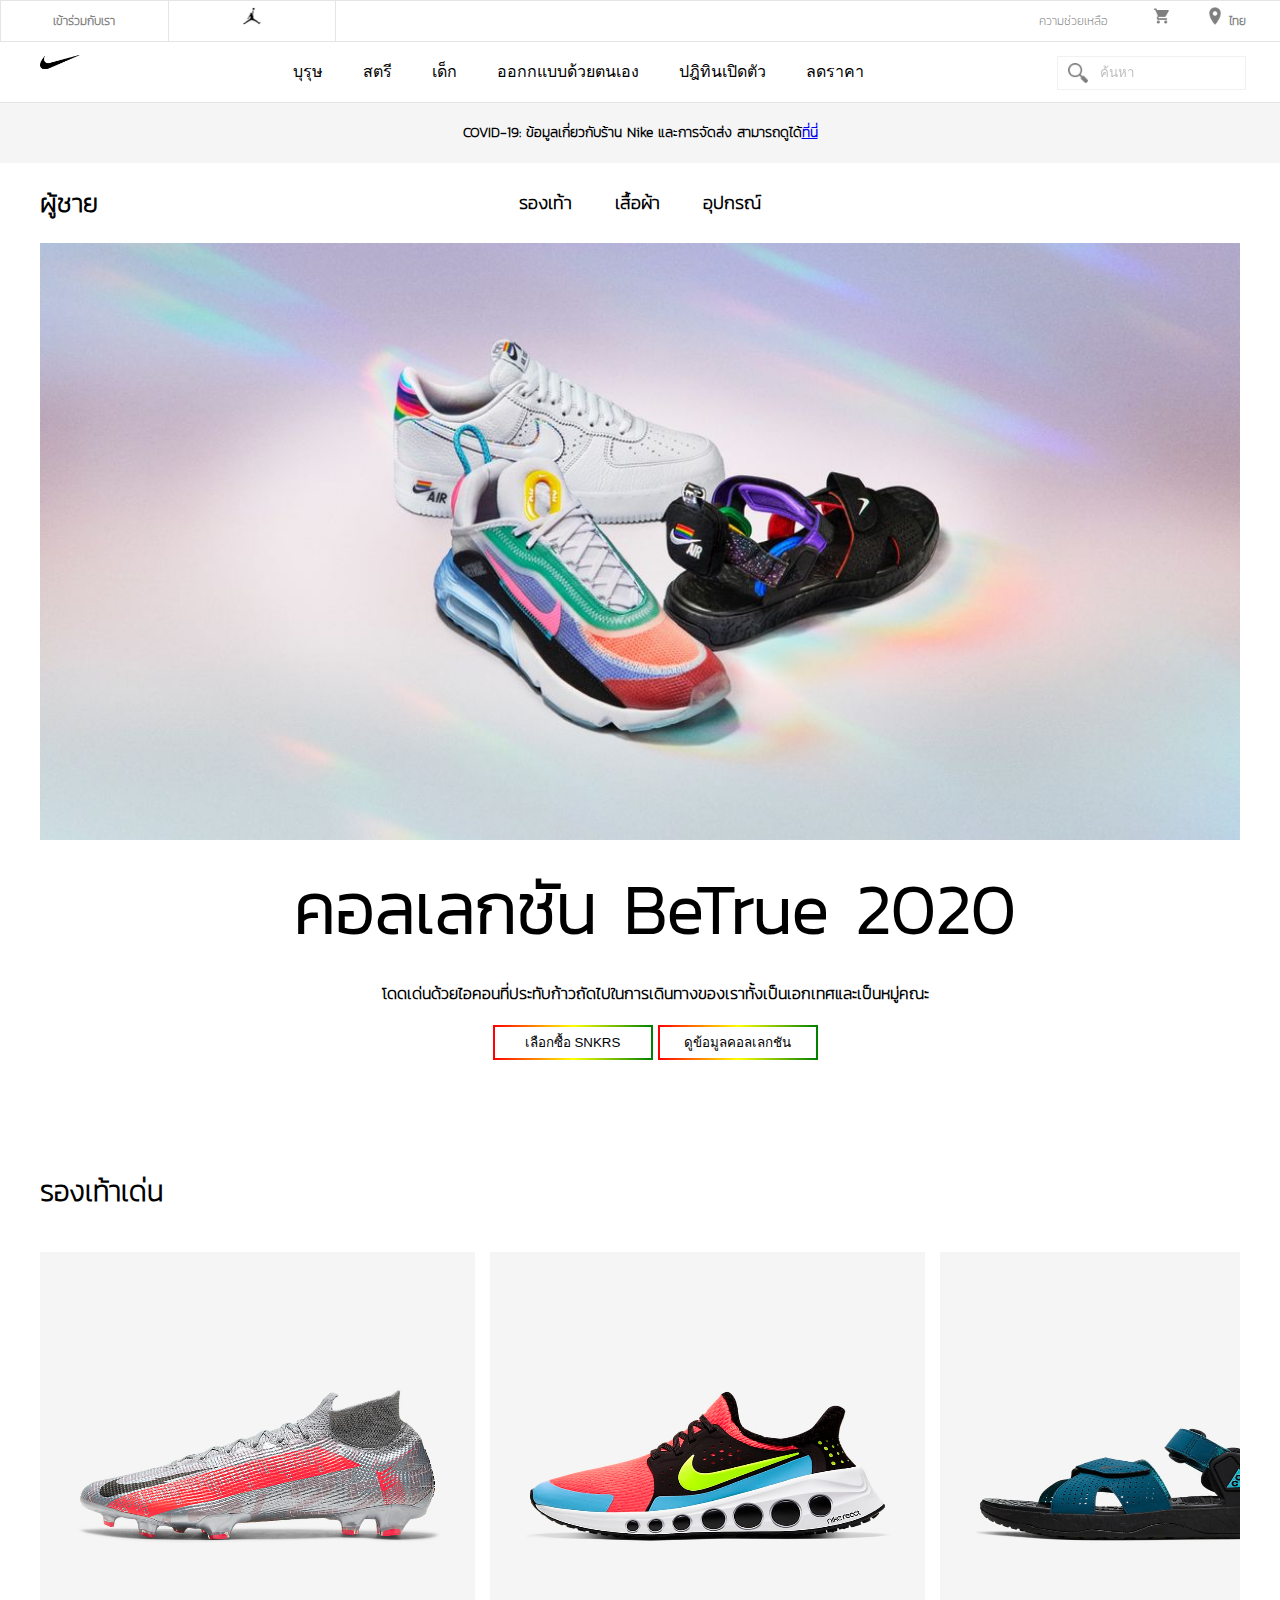
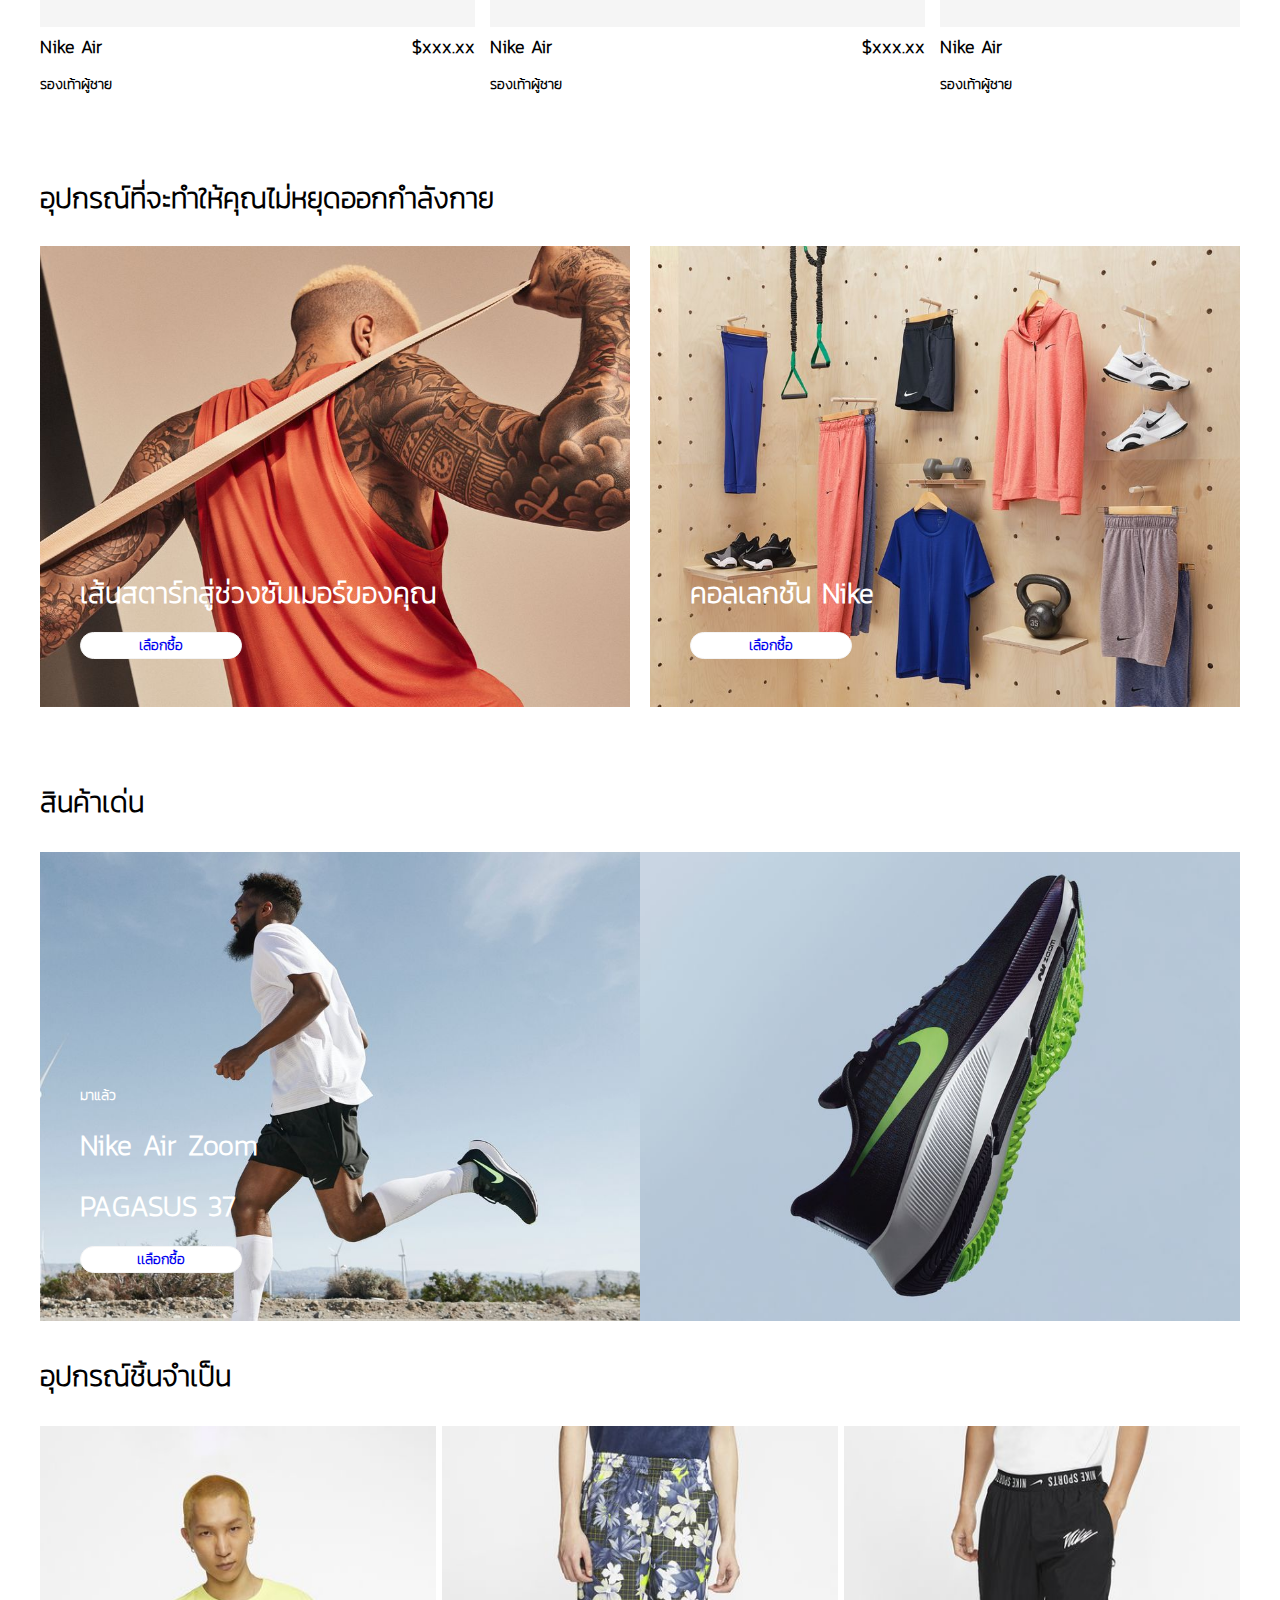
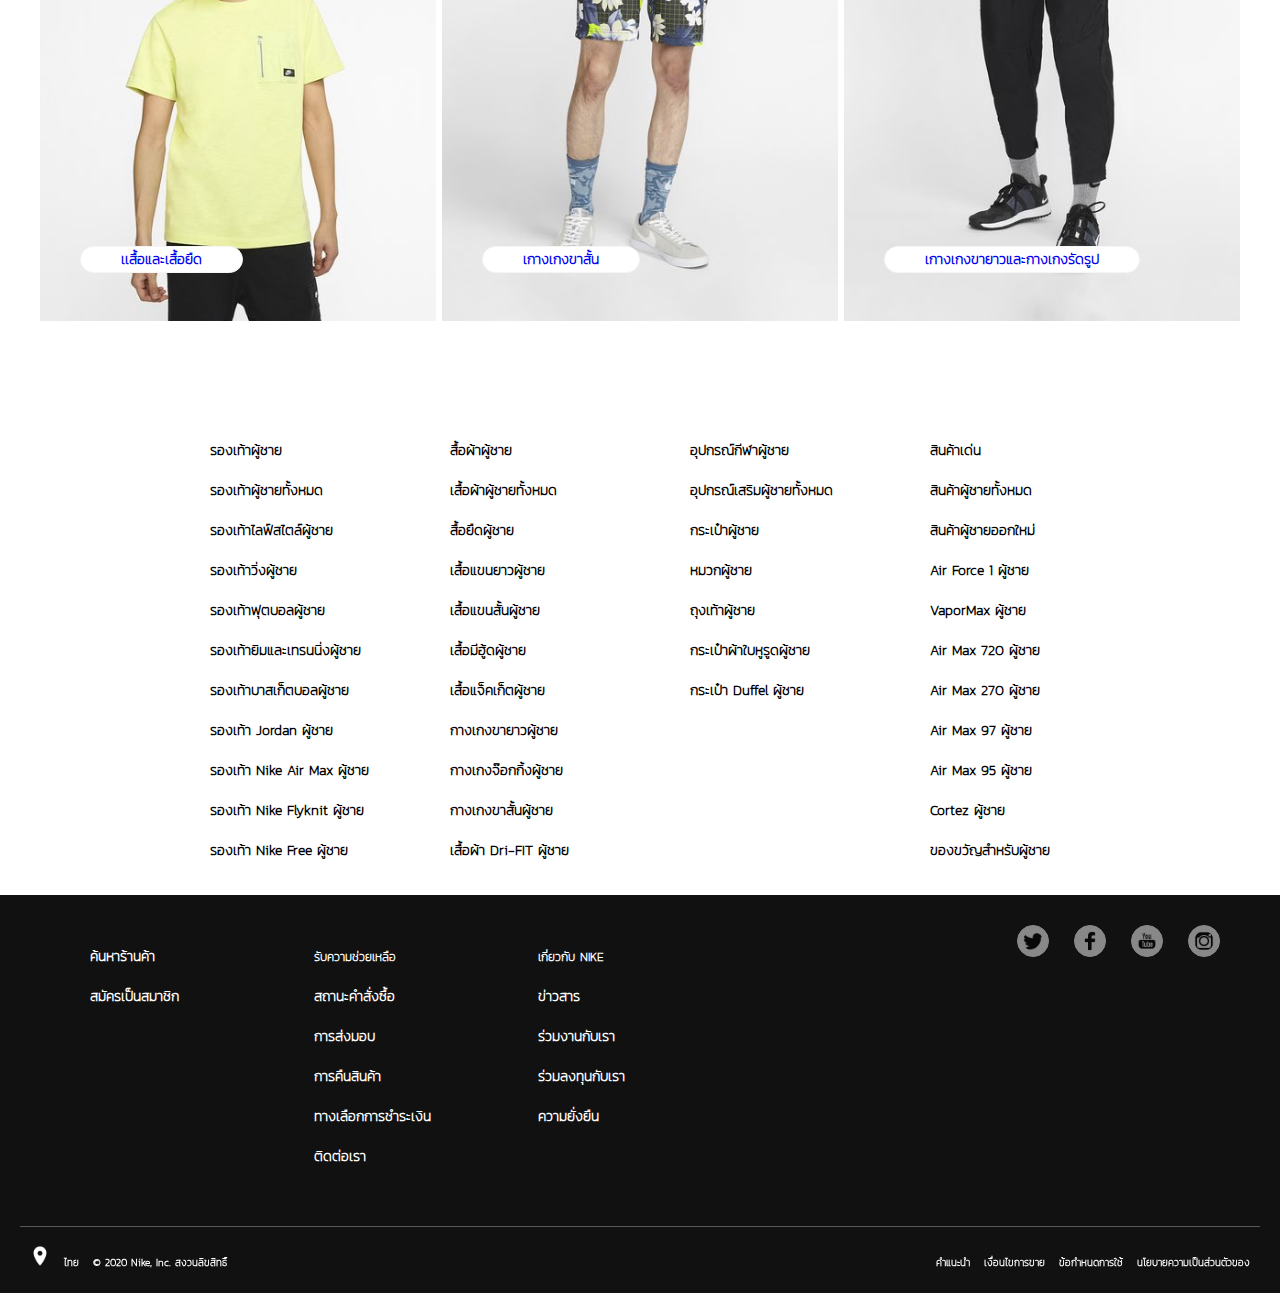
<file: nike/index.html>
<!DOCTYPE html>
<html lang="en">
<head>
  <meta charset="UTF-8">
  <meta name="viewport" content="width=device-width, initial-scale=1.0">
  <title>Nike</title>
  <link rel="stylesheet" href="style.css" type="text/css">
</head>
<body>
  
  <nav class="nav1">
    <div class="bar1-1">
      <a href="#" class="bar1-1-link">เข้าร่วมกับเรา</a>
    </div>
    <div class="bar1-1"><a href="#"><img src="photo/logo-01.png" width="18px" height="18px"></a></div>
    <div class="bar1-2">
       <div class="wrap-drop">
        <button class="btn-drop">ความช่วยเหลือ</button>
          <div class="list-down">
            <a href="#">สถานะคำสั่งซื้อ</a>
            <a href="#">การจัดส่งสินค้า</a>
            <a href="#">การคืนสินค้า</a>
            <a href="#">ติดต่อเรา</a>
            <a href="#">นโยบายความเป็นส่วนตัว</a>
            <a href="#">เงื่อนไขการขาย</a>
            <a href="#">ข้อกำหนดการใช้งาน</a>
            <a href="#">ดูทั้งหมด</a>
          </div> 
       </div>
       <a href="#"><img class="icon-head" src="photo/icons8-shopping-cart-48.png"  width="18px" height="18px"></a>
       <a href="#"><img class="icon-head" src="photo/icons8-marker-50.png" width="18px" height="18px"> ไทย</a>
    </div>
  </nav>
  <nav class="nav2">
    <div class="bar2-1">
      <a href="#"><img src="photo/icons8-nike-150.png" width="40px" height="40px"></a>
    </div>  
    
    <div class="bar2-2">
      <a href="#">บุรุษ</a>
      <a href="#">สตรี</a>
      <a href="#">เด็ก</a>
      <a href=#>ออกกแบบด้วยตนเอง</a>
      <a href=#>ปฎิทินเปิดตัว</a>
      <a href=#>ลดราคา</a>
    </div>  
    
    <div class="bar2-3"><input type="text" class="input-search" name="input-search" placeholder="ค้นหา"><div>
    </nav>
    
  <nav class="nav3">
    <div class="bar3-1">COVID-19: ข้อมูลเกี่ยวกับร้าน Nike และการจัดส่ง สามารถดูได้<a href="#">ที่นี่</a></div>
  </nav>

  <nav class="nav4">
    <div class="bar4-1">ผู้ชาย</div>
    <div class="bar4-2">
      <a href="#">รองเท้า</a>
      <a href="#">เสื้อผ้า</a>
      <a href="#">อุปกรณ์</a>
    </div>
  </nav>

<main>
  <div class='container'>
    <section class="box1">
      <div class="box1-1"><img src="photo/photo-01.png" width="100%" height="auto"></div>
    </section>
  
    <section class="box2">
      <div class="box2-1">คอลเลกชัน BeTrue 2020</div>
      <div class="box2-2">โดดเด่นด้วยไอคอนที่ประทับก้าวถัดไปในการเดินทางของเราทั้งเป็นเอกเทศและเป็นหมู่คณะ</div>
      <div class="box2-3">
        <button class="btn-box2-3"><a href=#>เลือกซื้อ SNKRS</a></button>
        <button class="btn-box2-3"><a href=#>ดูข้อมูลคอลเลกชัน</a></button>
      </div>
    </section>
    
    <section class="box3">
      <div class="box3-1"><h1>รองเท้าเด่น</h1></div>
      <div class="box3-2">
        <div class="item1">
          <img src="photo/photo-2.png" width="435px" height="375px">
          <div class="txt-item">
            <span>Nike Air</span>
            <span>$xxx.xx</span>
          </div>
          <p>รองเท้าผู้ชาย</p>
        </div>
        <div class="item2"><img src="photo/photo-3.png" width="435px" height="375px">
          <div class="txt-item">
            <span>Nike Air</span>
            <span>$xxx.xx</span>
          </div>
          <p>รองเท้าผู้ชาย</p>
        </div>
        <div class="item3"><img src="photo/photo-4.png" width="435px" height="375px">
          <div class="txt-item">
            <span>Nike Air</span>
            <span>$xxx.xx</span>
          </div>
          <p>รองเท้าผู้ชาย</p>
        </div>
        <div class="item4"><img src="photo/photo-5.png" width="435px" height="375px">
          <div class="txt-item">
            <span>Nike Air</span>
            <span>$xxx.xx</span>
          </div>
          <p>รองเท้าผู้ชาย</p>
        </div>
        <div class="item5"><img src="photo/photo-6.png" width="435px" height="375px">
          <div class="txt-item">
            <span>Nike Air</span>
            <span>$xxx.xx</span>
          </div>
          <p>รองเท้าผู้ชาย</p>
        </div>        
      </div>
    </section>

    <section class="box4">
      <div class="box4-1">
        <h1>อุปกรณ์ที่จะทำให้คุณไม่หยุดออกกำลังกาย</h1>
      </div>
      <div class="box4-2">
        <div class="box4-2-1">
            <img src="photo/photo-7.png" width="100%" height="auto">
            <div class="wrapbox4-2">
              <h1 class="txt-fff">เส้นสตาร์ทสู่ช่วงซัมเมอร์ของคุณ</h1>
              <p class="txtbox4-2"><a class="link-fff" href="#">เลือกซื้อ</a></p>
            </div>
        </div>
        <div class="box4-2-2">
          <img src="photo/photo-8.png" width="100%" height="auto">
          <div class="wrapbox4-2">
            <h1 class="txt-fff">คอลเลกชัน Nike</h1>
            <p class="txtbox4-2"><a class="link-fff" href="#">เลือกซื้อ</a></p>
          </div>
        </div>
      </div>
    </section>

    <section class="box5">
      <div class="box5-1">
        <h1>สินค้าเด่น</h1>
      </div>
      <div class="box5-2">
        <div class="box5-2-1"><img src="photo/photo-9.png" width="100%" height="auto">
          <div class="wrapbox5-2">
            <p class="txt-fff">มาแล้ว</p>
            <h1 class="txt-fff">Nike Air Zoom</h1>
            <h1 class="txt-fff">PAGASUS 37</h1>
            <p class="txtbox5-2"><a class="link-fff" href="#">เเลือกซื้อ</a></p>
          </div>
        </div>
        <div class="box5-2-2"><img src="photo/photo-10.png" width="100%" height="auto"></div>
      </div>
    </section>

    <section class="box6">
      <div class="box6-1">
        <h1>อุปกรณ์ชิ้นจำเป็น</h1>
      </div>
      <div class="box6-2">
        <div class="box6-2-1">
          <img src="photo/photo-11.png" width="100%" height="auto">
          <div class="wrap6-2">    
            <p class="txtbox6-2"><a class="link-fff" href="#">เเสื้อและเสื้อยืด</a></p>
          </div>
        </div>
        <div class="box6-2-2">
          <img src="photo/photo-12.png" width="100%" height="auto">
          <div class="wrap6-2">    
            <p class="txtbox6-2"><a class="link-fff" href="#">เกางเกงขาสั้น</a></p>
          </div>
        </div>
        <div class="box6-2-3">
          <img src="photo/photo-13.png" width="100%" height="auto">
          <div class="wrap6-2">    
            <p class="txtbox6-2"><a class="link-fff" href="#">เกางเกงขายาวและกางเกงรัดรูป</a></p>
          </div>
        </div>
      </div>

    </section>

    <section class="box7">
      <div class="wrap">     
        <div class="box7-1">
          <ul class="link-000">รองเท้าผู้ชาย
            <li><a href="#">รองเท้าผู้ชายทั้งหมด</a></li>
            <li><a href="#">รองเท้าไลฟ์สไตล์ผู้ชาย</a></li>
            <li><a href="#">รองเท้าวิ่งผู้ชาย</a></li>
            <li><a href="#">รองเท้าฟุตบอลผู้ชาย</a></li>
            <li><a href="#">รองเท้ายิมและเทรนนิ่งผู้ชาย</a></li>
            <li><a href="#">รองเท้าบาสเก็ตบอลผู้ชาย</a></li>
            <li><a href="#">รองเท้า Jordan ผู้ชาย</a></li>
            <li><a href="#">รองเท้า Nike Air Max ผู้ชาย</a></li>
            <li><a href="#">รองเท้า Nike Flyknit ผู้ชาย</a></li>
            <li><a href="#">รองเท้า Nike Free ผู้ชาย</a></li>
          </ul>
        </div>
        <div class="box7-2">
         <ul class="link-000">สื้อผ้าผู้ชาย
          <li><a href=#>เสื้อผ้าผู้ชายทั้งหมด</a></li>
          <li><a href=#>สื้อยืดผู้ชาย</a></li>
          <li><a href=#>เสื้อแขนยาวผู้ชาย</a></li>
          <li><a href=#>เสื้อแขนสั้นผู้ชาย</a></li>
          <li><a href=#>เสื้อมีฮู้ดผู้ชาย</a></li>
          <li><a href=#>เสื้อแจ็คเก็ตผู้ชาย</a></li>
          <li><a href=#>กางเกงขายาวผู้ชาย</a></li>
          <li><a href=#>กางเกงจ๊อกกิ้งผู้ชาย</a></li>
          <li><a href=#>กางเกงขาสั้นผู้ชาย</a></li>
          <li><a href=#>เสื้อผ้า Dri-FIT ผู้ชาย</a></li>
        </ul>
        </div>
        <div class="box7-3">
         <ul class="link-000"> อุปกรณ์กีฬาผู้ชาย
          <li><a href=#>อุปกรณ์เสริมผู้ชายทั้งหมด</a></li>
          <li><a href=#>กระเป๋าผู้ชาย</a></li>
          <li><a href=#>หมวกผู้ชาย</a></li>
          <li><a href=#>ถุงเท้าผู้ชาย</a></li>
          <li><a href=#>กระเป๋าผ้าใบหูรูดผู้ชาย</a></li>
          <li><a href=#>กระเป๋า Duffel ผู้ชาย</a></li>
        </ul>
        </div>
        <div class="box7-4">
          <ul class="link-000">สินค้าเด่น
          <li><a href=#>สินค้าผู้ชายทั้งหมด</a></li>
          <li><a href=#>สินค้าผู้ชายออกใหม่</a></li>
          <li><a href=#>Air Force 1 ผู้ชาย</a></li>
          <li><a href=#>VaporMax ผู้ชาย</a></li>
          <li><a href=#>Air Max 720 ผู้ชาย</a></li>
          <li><a href=#>Air Max 270 ผู้ชาย</a></li>
          <li><a href=#>Air Max 97 ผู้ชาย</a></li>
          <li><a href=#>Air Max 95 ผู้ชาย</a></li>
          <li><a href=#>Cortez ผู้ชาย</a></li>
          <li><a href=#>ของขวัญสำหรับผู้ชาย</a></li>
          </ul>
        </div>
    </section>
  </div><!--  container-->
</main>

<footer class="footer">
  <section class="footer-wrap">
    <div class="footer-content">
      <div class="fbox1">
        <ul>
          <li><a href="#">ค้นหาร้านค้า</a></li>
          <li><a href="#">สมัครเป็นสมาชิก</a></li>
        </ul>
      </div>
      <div class="fbox2">
        <ul>รับความช่วยเหลือ
            <li><a href="#">สถานะคำสั่งซื้อ</a></li>
            <li><a href="#">การส่งมอบ</a></li>
            <li><a href="#">การคืนสินค้า</a></li>
            <li><a href="#">ทางเลือกการชำระเงิน</a></li>
            <li><a href="#">ติดต่อเรา</a></li>
          </ul>
      </div>
      <div class="fbox3">
        <ul>เกี่ยวกับ NIKE
            <li><a href="#">ข่าวสาร</a></li>
            <li><a href="#">ร่วมงานกับเรา</a></li>
            <li><a href="#">ร่วมลงทุนกับเรา</a></li>
            <li><a href="#">ความยั่งยืน</a></li>
        </ul>
      </div>
      <div class="fbox4">
        <div class="fbox4-wrap">
          <a href="#"><img class="fbox-social"src="photo/icons8-twitter-100.png" width="20px" height="20px"></a>
          <a href="#"><img class="fbox-social"src="photo/icons8-facebook-f-100.png"  width="20px" height="20px"></a>
          <a href="#"><img class="fbox-social"src="photo/icons8-youtube-100.png"  width="20px" height="20px"></a>
          <a href="#"><img class="fbox-social"src="photo/icons8-instagram-old-100.png" width="20px" height="20px"></a>
        </div>
      </div>
  </div>
  </section>
  <section>
    
    <div class="footer-wrap">
      <hr class="hr-w90">
      <div class="f-bt">
        <div class="f-bt1">
          <img src="photo/icons8-marker-50.png" width="20px" height="20px">
          <span class="f-txt">ไทย</span>
          <span class="f-txt">	&copy; 2020 Nike, Inc. สงวนลิขสิทธิ์</span>
        </div>
        <div class="f-bt2">
          <span class="f-txt"><a href="#">คำแนะนำ</a></span>
          <span class="f-txt"><a href="#">เงื่อนไขการขาย</a></span>
          <span class="f-txt"><a href="#">ข้อกำหนดการใช้</a></span>
          <span class="f-txt"> <a href="#">นโยบายความเป็นส่วนตัวของ</a></span>
        </div>
      </div>
    </div>
  </section>
</footer>
</body>
</html>
</file>
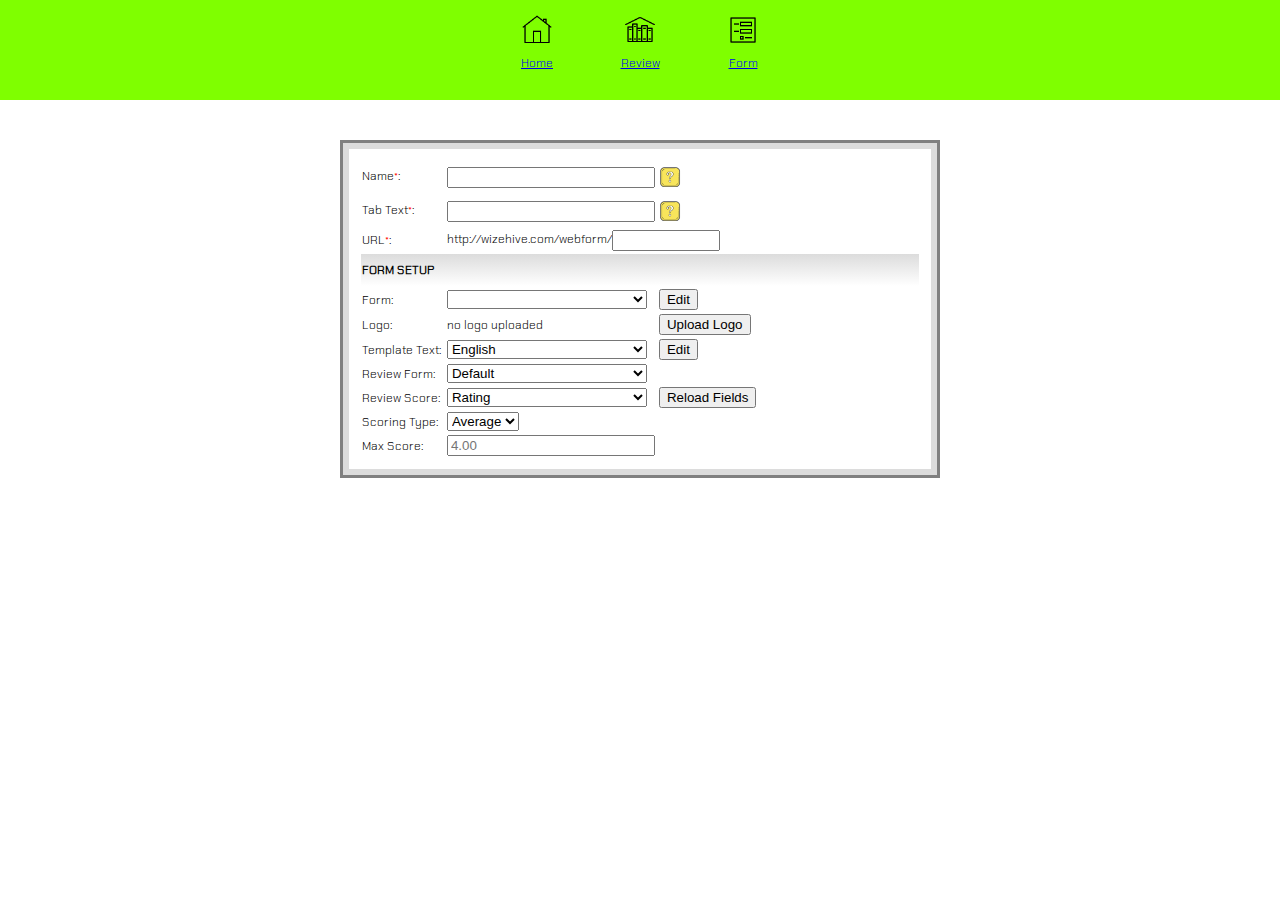
<file: form.html>
<!DOCTYPE html>
<html lang="en">

<head>
  <meta charset="UTF-8">
  <meta name="viewport" content="width=device-width, initial-scale=1.0">
  <title>Form-css02</title>
  <link rel="stylesheet" href="css/form.css" type="text/css">
</head>

<body>
  <header class='nav'>
    <nav class='box1-1'>
      <div class='nav-icon'><a href='https://naruthsithasom.github.io/homework-01-html/index.html'><img src='photo/icons8-home-50.png' width='30' height='30'></a>
      </div>
      <div class='nav-icon'><a href='review.html'><img src='photo/icons8-homework-50.png' width='30' height='30'></a>
      </div>
      <div class='nav-icon'><a href='form.html'><img src='photo/icons8-form-50.png' width='30' height='30'></a>
      </div>
    </nav>

    <nav class='box1-2'>
      <div class='nav-text'><a href='https://naruthsithasom.github.io/homework-01-html/index.html'>Home</a></div>
      <div class='nav-text'><a href='review.html'>Review</a></div>
      <div class='nav-text'><a href='form.html'>Form</a></div>
    </nav>
  </header>
  <main class="container">
    <section>
      <form action="/index">
        <table>
          <thead>
            <tr>
              <th></th>
            </tr>
          </thead>
          <tbody>
            <tr>
              <td>Name<span style="color: red;">*</span>:</td>
              <td colspan="2"><input class="input-txt" type="text" name="name"><img src="photo/icons8-help-100.png"
                  width="30px" height="30" px></td>
            </tr>
            <tr>
              <td>Tab Text<span style="color: red;">*</span>:</td>
              <td colspan="2"><input class="input-txt" type="text" name="tab"><img src="photo/icons8-help-100.png"
                  width="30px" height="30px"></td>
            </tr>
            <tr>
              <td>URL<span style="color: red;">*</span>:</td>
              <td colspan="2">http://wizehive.com/webform/<input class="input-url" type="text" name="url"> </td>
            </tr>
            <tr>
              <td colspan="3" class="bar-1">FORM SETUP</td>
            </tr>
            <tr>
              <td>Form:</td>
              <td>
                <select name="form" id="form" class="select-xl">
                  <option value=""></option>
                  <option value="bb">*Lorem ipsum dol</option>
                  <option value="bb">*Lorem, ipsum dolor.</option>
                  <option value="bb">*Lorem ipsum dolor sit amet.</option>
                </select>
              </td>
              <td>
                <div class="fileinputs">
                  <input type="file" class="file">
                  <div class="fakefile">
                    <button>Edit</button>
                    </input>
                  </div>
                </div>
              </td>
            </tr>
            <tr>
              <td>Logo:</td>
              <td class="w20">no logo uploaded</td>
              <td>
                <div class="fileinputs">
                  <input type="file" class="file">
                  <div class="fakefile">
                    <button>Upload Logo</button>
                    </input>
                  </div>
                </div>
              </td>
            </tr>
            <tr>
              <td>Template Text:</td>
              <td>
                <select name="template" id="template" class="select-xl">
                  <option value="bb">English</option>
                  <option value="bb">Chainese</option>
                  <option value="bb">Thai</option>
                </select>
              </td>
              <td>
                <div class="fileinputs">
                  <input type="file" class="file">
                  <div class="fakefile">
                    <button>Edit</button>
                    </input>
                  </div>
                </div>
              </td>
            </tr>
            <tr>
              <td>Review Form:</td>
              <td>
                <select name="review" id="review" class="select-xl">
                  <option value="bb">Default</option>
                  <option value="bb">Chainese</option>
                  <option value="bb">Thai</option>
                </select>
              </td>
              <td></td>
            </tr>
            <tr>
              <td>Review Score:</td>
              <td>
                <select name="score" id="score" class="select-xl">
                  <option value="ract">Rating</option>
                  <option value="aa">aa</option>
                  <option value="bb">bb</option>
                  <option value="cc">cc</option>
                </select>
              </td>
              <td>
                <div class="fileinputs">
                  <input type="file" class="file">
                  <div class="fakefile">
                    <button>Reload Fields</button>
                    </input>
                  </div>
                </div>
              </td>
            </tr>
            <tr>
              <td>Scoring Type:</td>
              <td>
                <select name="scoring" id="scoring">
                  <option value="average">Average</option>
                  <option value="bb">bb</option>
                  <option value="cc">cc</option>
                </select>
              </td>
              <td></td>
            </tr>
            <tr>
              <td>Max Score:</td>
              <td><input type="txt" class="input-txt" placeholder="4.00"></td>
              <td></td>
            </tr>
          </tbody>
        </table>
      </form>
    </section>

  </main>

</body>

</html>
</file>
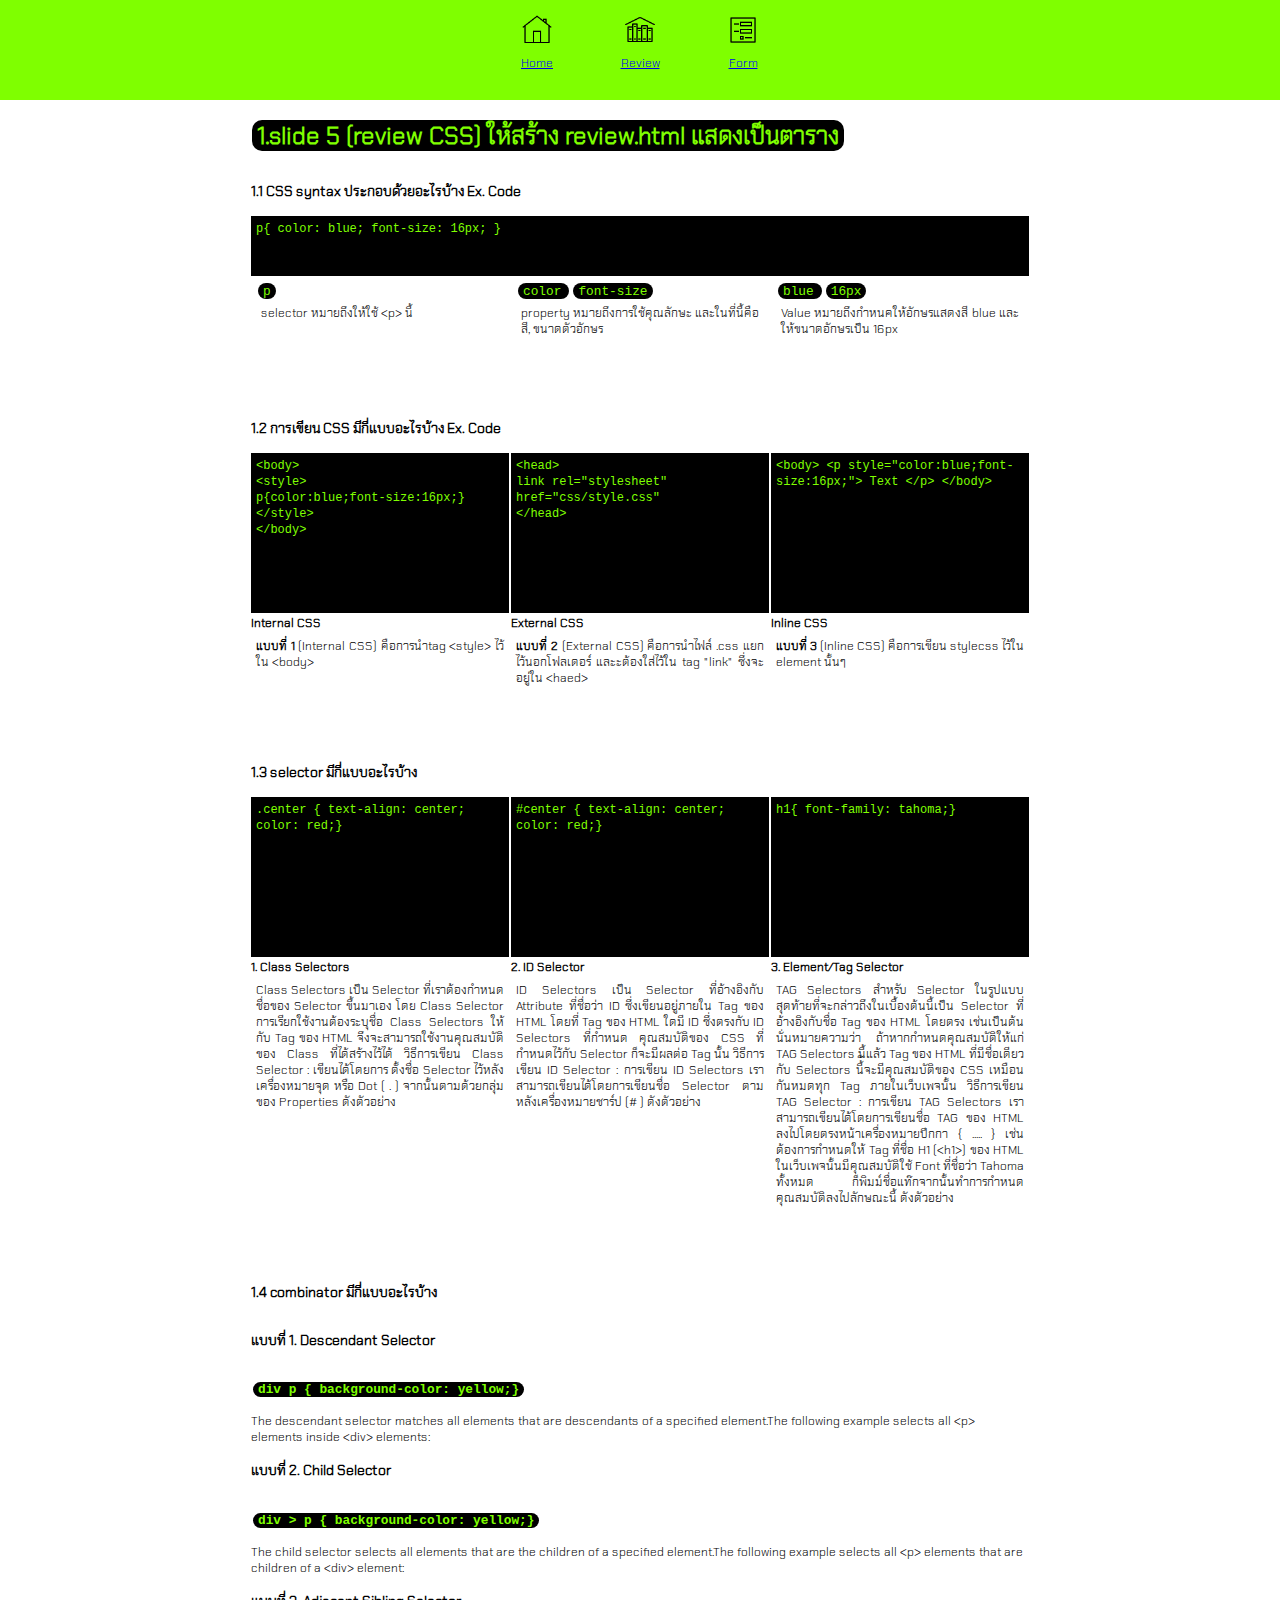
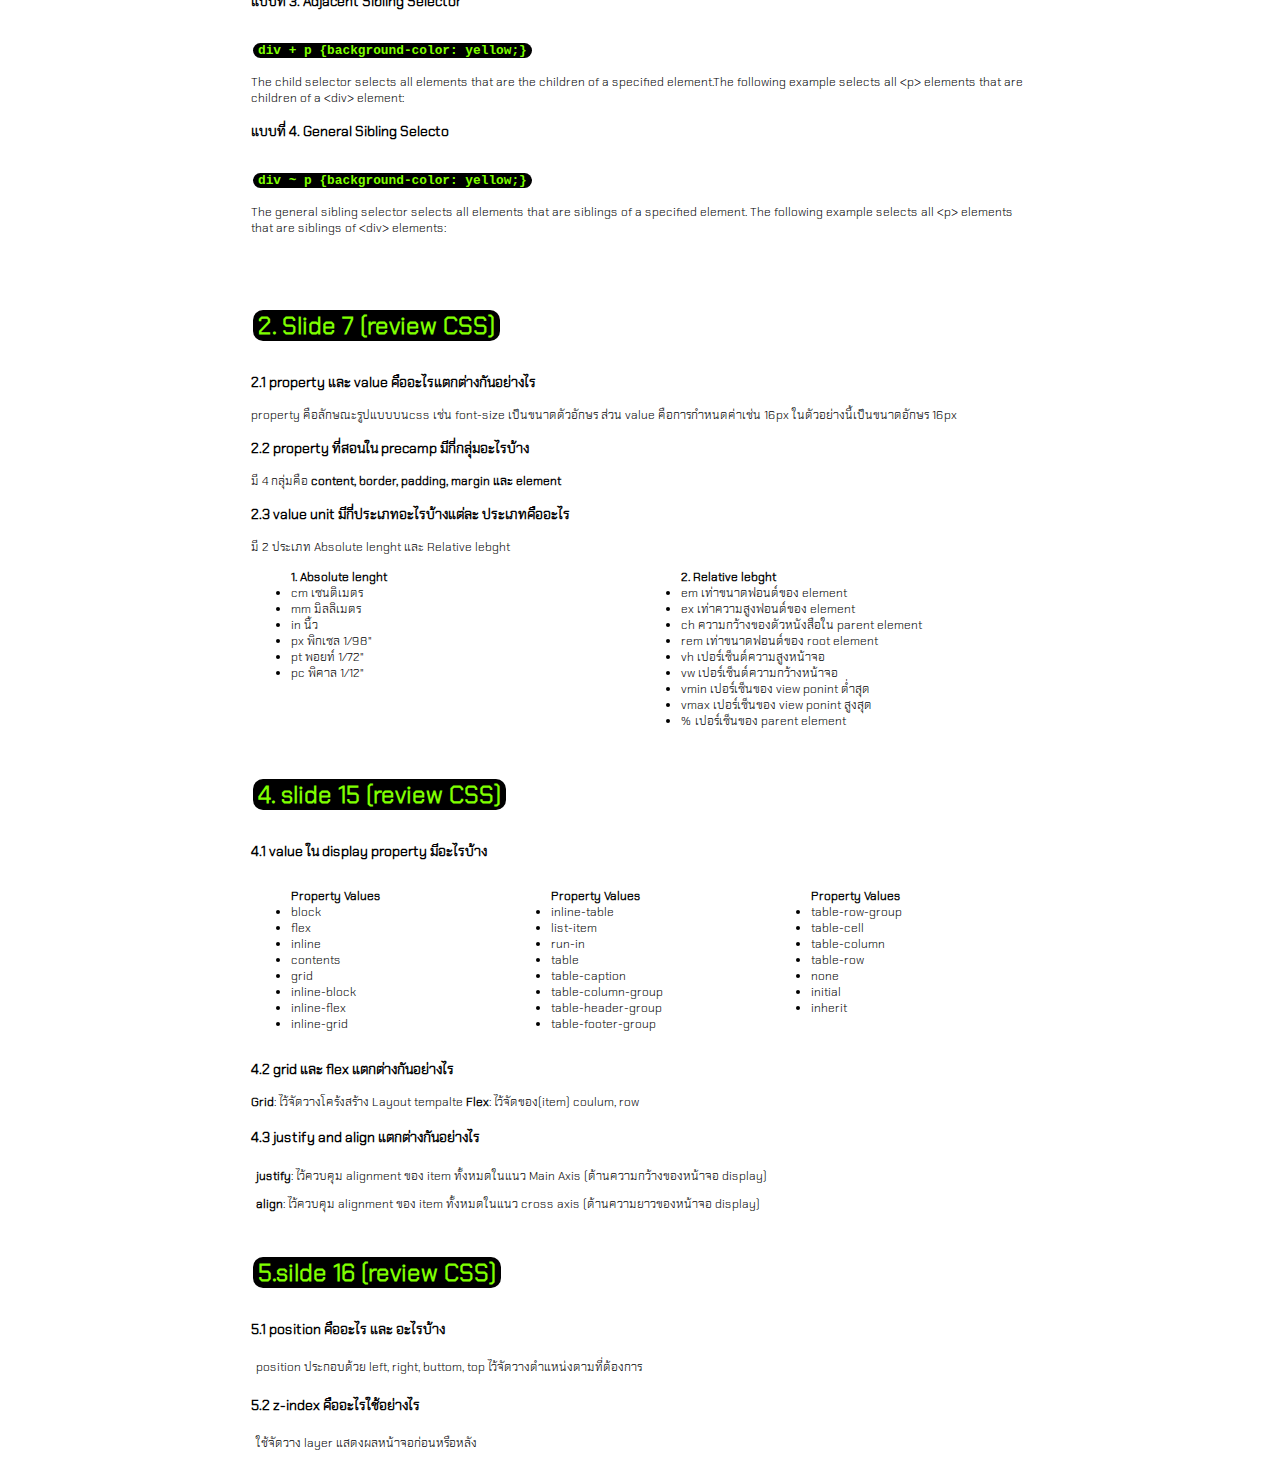
<file: review.html>
<!DOCTYPE html>
<html lang="en">

<head>
  <meta charset="UTF-8">
  <meta name="viewport" content="width=device-width, initial-scale=1.0">
  <title>REVIEW</title>
  <link rel="stylesheet" href="css/style.css" type="text/css">
</head>

<body>
  <header class='nav'>
    <nav class='box1-1'>
      <div class='nav-icon'><a href='https://naruthsithasom.github.io/homework-01-html/index.html'><img src='photo/icons8-home-50.png' width='30' height='30'></a>
      </div>
      <div class='nav-icon'><a href='review.html'><img src='photo/icons8-homework-50.png' width='30' height='30'></a>
      </div>
      <div class='nav-icon'><a href='form.html'><img src='photo/icons8-form-50.png' width='30' height='30'></a>
      </div>
    </nav>

    <nav class='box1-2'>
      <div class='nav-text'><a href='https://naruthsithasom.github.io/homework-01-html/index.html'>Home</a></div>
      <div class='nav-text'><a href='profile.html'>Review</a></div>
      <div class='nav-text'><a href='form.html'>Form</a></div>
    </nav>
  </header>

  <main class='container'>
    <section>
      <h1><marker>1.slide 5 (review CSS) ให้สร้าง review.html แสดงเป็นตาราง </marker></h1>
      <table>
        <thead>
          <tr>
            <th colspan="3"> <h3>1.1 CSS syntax ประกอบด้วยอะไรบ้าง Ex. Code</h3></th>
          </tr>
        </thead>
        <tbody>
          <tr>
            <td colspan="3">
              <div class="viewCode" style="height: 50px;"> p{ color: blue; font-size: 16px; }</div>
            </td>
          </tr>
          <tr>
            <td>
              <div class="viewTxt">
                <marker><code>p</code></marker>
                <p>selector หมายถึงให้ใช้ &#60;p&#62; นี้</p>
              </div>
            <td>
              <div class="viewTxt">
                <marker><code>color</code> </marker>
                <marker><code>font-size</code></marker>
                <p>property หมายถึงการใช้คุณลักษะ และในที่นี้คือ สี, ขนาดตัวอักษร</p>
              </div>
            </td>
            <td>
              <div class="viewTxt">
                <marker><code>blue</code> </marker>
                <marker><code>16px</code></marker>
                <p>Value หมายถึงกำหนคให้อักษรแสดงสี blue และให้ขนาดอักษรเป็น 16px</p>
              </div>
            </td>
          </tr>
        </tbody>
      </table>
    </section>
    <br>
    <section>
      <table>
        <thead>
          <tr>
            <th colspan="3"><h3> 1.2 การเขียน CSS มีกี่แบบอะไรบ้าง Ex. Code</h3></th>
          </tr>
          <tr>
            <td>
              <div class="viewCode">
                &#060;body&#62;<br>
                &#060;style&#062;<br>
                p{color:blue;font-size:16px;} <br>
                &#060;/style&#062; <br>
                &#060;/body&#62; <br>
              </div>
            </td>
            <td>
              <div class="viewCode">
                &#060;head&#62; <br>
                link rel="stylesheet" href="css/style.css" <br>
                &#060;/head&#62; <br>
              </div>
            </td>
            <td>
              <div class="viewCode">
                &#060;body&#62;
                &#060;p style="color:blue;font-size:16px;"&#62; Text &#060;/p&#62;
                &#060;/body&#62;
              </div>
            </td>
          </tr>
          <tr>
            <th>Internal CSS</th>
            <th>External CSS</th>
            <th>Inline CSS</th>
          </tr>
        </thead>
        <tbody>
          <td>
            <div class="viewTxt"><b>แบบที่ 1</b> (Internal CSS) คือการนำtag &#060;style&#062; ไว้ใน &#060;body&#062;
            </div>

          <td>
            <div class="viewTxt"><b>แบบที่ 2</b> (External CSS) คือการนำไฟล์ .css แยกไว้นอกโฟลเดอร์ และะต้องใส่ไว้ใน tag
              "link" ซึ่งจะอยู่ใน &#60;haed&#62</div>
          </td>
          <td>
            <div class="viewTxt"><b>แบบที่ 3</b> (Inline CSS) คือการเขียน stylecss ไว้ใน element นั้นๆ</div>
          </td>
        </tbody>
      </table>
    </section>
    <br>
    <section>
      <table>
        <thead>
          <tr>
            <th colspan="3"><h3>1.3 selector มีกี่แบบอะไรบ้าง</h3></th>
          </tr>
          <tr>
            <td>
              <div class="viewCode">.center { text-align: center; color: red;}</div>
            </td>
            <td>
              <div class="viewCode">#center { text-align: center; color: red;}</div>
            </td>
            <td>
              <div class="viewCode">h1{ font-family: tahoma;}</div>
            </td>
          </tr>
          <tr>
            <th>1. Class Selectors</th>
            <th>2. ID Selector</th>
            <th>3. Element/Tag Selector</th>
          </tr>
        </thead>
        <tbody>
          <td>
            <div class="viewTxt">
              Class Selectors เป็น Selector ที่เราต้องกำหนดชื่อของ Selector ขึ้นมาเอง โดย Class Selector
              การเรียกใช้งานต้องระบุชื่อ Class Selectors ให้กับ Tag ของ HTML จึงจะสามารถใช้งานคุณสมบัติของ Class
              ที่ได้สร้างไว้ได้ วิธีการเขียน Class Selector : เขียนได้โดยการ ตั้งชื่อ Selector ไว้หลังเครื่องหมายจุด
              หรือ Dot ( . )
              จากนั้นตามด้วยกลุ่มของ Properties ดังตัวอย่าง
            </div>
          <td>
            <div class="viewTxt">
              ID Selectors เป็น Selector ที่อ้างอิงกับ Attribute ที่ชื่อว่า ID ซึ่งเขียนอยู่ภายใน Tag ของ HTML
              โดยที่ Tag ของ HTML ใดมี ID ซึ่งตรงกับ ID Selectors ที่กำหนด คุณสมบัติของ CSS ที่กำหนดไว้กับ
              Selector ก็จะมีผลต่อ Tag นั้น วิธีการเขียน ID Selector : การเขียน ID Selectors
              เราสามารถเขียนได้โดยการเขียนชื่อ
              Selector ตามหลังเครื่องหมายชาร์ป (# ) ดังตัวอย่าง
            </div>
          </td>
          <td>
            <div class="viewTxt">
              TAG Selectors สำหรับ Selector ในรูปแบบสุดท้ายที่จะกล่าวถึงในเบื้องต้นนี้เป็น Selector ที่อ้างอิงกับชื่อ
              Tag ของ HTML
              โดยตรง เช่นเป็นต้น นั่นหมายความว่า ถ้าหากกำหนดคุณสมบัติให้แก่ TAG Selectors นี้แล้ว Tag ของ HTML
              ที่มีชื่อเดียวกับ Selectors นี้็จะมีคุณสมบัติของ CSS เหมือนกันหมดทุก Tag ภายในเว็บเพจนั้น
              วิธีการเขียน TAG Selector : การเขียน TAG Selectors เราสามารถเขียนได้โดยการเขียนชื่อ TAG ของ HTML
              ลงไปโดยตรงหน้าเครื่องหมายปีกกา { ..... } เช่น ต้องการกำหนดให้ Tag ที่ชื่อ H1 (&#60;h1&#62;) ของ HTML
              ในเว็บเพจนั้นมีคุณสมบัติใช้ Font ที่ชื่อว่า Tahoma ทั้งหมด
              ก็พิมม์ชื่อแท๊กจากนั้นทำการกำหนดคุณสมบัติลงไปลักษณะนี้ ดังตัวอย่าง
            </div>
          </td>
        </tbody>
      </table>
    </section>

    <br>
    <section>
      <table>
        <thead>
          <tr>
            <th><h3> 1.4 combinator มีกี่แบบอะไรบ้าง</h3></th>
          </tr>
        </thead>
        <tbody>
          <tr>
            <td>
              <h3>แบบที่ 1. Descendant Selector</h3>
            </td>
          </tr>
          <tr>
            <td>
              <h3><code><marker>div p { background-color: yellow;}</marker></code></h3>
            </td>
          </tr>
          <tr>
            <td>The descendant selector matches all elements that are descendants of a specified element.The following
              example selects all &#60;p&#62; elements inside &#60;div&#62; elements: </td>
          </tr>
          <tr>
            <td>
              <h3>แบบที่ 2. Child Selector</h3>
            </td>
          </tr>
          <tr>
            <td>
              <h3><code><marker>div > p { background-color: yellow;}</marker></code></h3>
            </td>
          </tr>
          <tr>
            <td>The child selector selects all elements that are the children of a specified element.The following
              example selects all &#60;p&#62; elements that are children of a &#60;div&#62; element:</td>
          </tr>
          <tr>
            <td>
              <h3>แบบที่ 3. Adjacent Sibling Selector</h3>
            </td>
          </tr>
          <tr>
            <td>
              <h3><code><marker >div + p {background-color: yellow;}</marker></code></h3>
            </td>
          </tr>
          <tr>
            <td>The child selector selects all elements that are the children of a specified element.The following
              example selects all &#60;p&#62; elements that are children of a &#60;div&#62; element:</td>
          </tr>
          <tr>
            <td>
              <h3>แบบที่ 4. General Sibling Selecto</h3>
            </td>
          </tr>
          <tr>
            <td>
              <h3><code><marker >div ~ p {background-color: yellow;}</marker></code></h3>
            </td>
          </tr>
          <tr>
            <td>The general sibling selector selects all elements that are siblings of a specified element. The
              following example selects all &#60;p&#62; elements that are siblings of &#60;div&#62; elements: </td>
          </tr>
        </tbody>
      </table>
    </section>
    <br>
    <section>
      <table>
        <thead>
          <tr>
            <th colspan="2">
              <h1><marker>2. Slide 7 (review CSS)</marker></h1>
            </th>
          </tr>
        </thead>
        <tbody>
          <tr>
            <td colspan="2">
              <h3>2.1 property และ value คืออะไรแตกต่างกันอย่างไร</h3>
            </td>
          </tr>
          <tr>
            <td colspan="2">property คือลักษณะรูปแบบบนcss เช่น font-size เป็นขนาดตัวอักษร ส่วน value คือการกำหนดค่าเช่น
              16px ในตัวอย่างนี้เป็นขนาดอักษร 16px</td>
          </tr>
          <tr>
            <td colspan="2">
              <h3>2.2 property ที่สอนใน precamp มีกี่กลุ่มอะไรบ้าง</h3>
            </td>
          </tr>
          <tr>
            <td colspan="2">มี 4 กลุ่มคือ <strong>content, border, padding, margin และ element</strong></td>
          </tr>
          <tr>
            <td colspan="2">
              <h3>2.3 value unit มีกี่ประเภทอะไรบ้างแต่ละ ประเภทคืออะไร</h3>
            </td>
          </tr>
          <tr>
            <td colspan="2">มี 2 ประเภท Absolute lenght และ Relative lebght</td>
          </tr>
          <tr>
            <td>
              <ul> <b>1. Absolute lenght</b>
                <li>cm เซนติเมตร</li>
                <li>mm มิลลิเมตร</li>
                <li>in นิ้ว</li>
                <li>px พิกเซล 1/98"</li>
                <li>pt พอยท์ 1/72"</li>
                <li>pc พิคาล 1/12"</li>
              </ul>
            </td>
            <td>
              <ul><b>2. Relative lebght</b>
                <li>em เท่าขนาดฟอนต์ของ element</li>
                <li>ex เท่าความสูงฟอนต์ของ element</li>
                <li>ch ความกว้างของตัวหนังสือใน parent element</li>
                <li>rem เท่าขนาดฟอนต์ของ root element</li>
                <li>vh เปอร์เซ็นต์ความสูงหน้าจอ</li>
                <li>vw เปอร์เซ็นต์ความกว้างหน้าจอ</li>
                <li>vmin เปอร์เซ็นของ view ponint ต่ำสุด</li>
                <li>vmax เปอร์เซ็นของ view ponint สูงสุด</li>
                <li>% เปอร์เซ็นของ parent element</li>
              </ul>
            </td>
          </tr>
        </tbody>
      </table>
    </section>
    <section>
      <table>
        <thead>
          <tr>
            <td colspan="3"><h1><marker>4. slide 15 (review CSS)</marker></h1></td>
          </tr>
        </thead>
        <tbody>
          <tr>
            <td><h3>4.1 value ใน display property มีอะไรบ้าง</h3></td>
          </tr>
          <tr>
            <td>
              <ul><b>Property Values</b>
              <li>block</li>
              <li>flex</li>
              <li>inline</li>
              <li>contents</li>
              <li>grid</li>
              <li>inline-block</li>
              <li>inline-flex	</li>
              <li>inline-grid	</li>
            </ul>
          </td>
          <td>
            <ul><b>Property Values</b>
              <li>inline-table	</li>
              <li>list-item	</li>
              <li>run-in</li>
              <li>table</li>
              <li>table-caption</li>
              <li>table-column-group</li>
              <li>table-header-group</li>
              <li>table-footer-group</li>
            </ul>
          </td>
          <td>
            <ul><b>Property Values</b>
              <li>table-row-group	</li>
              <li>table-cell</li>
              <li>table-column</li>
              <li>table-row</li>
              <li>none</li>
              <li>initial</li>
              <li>inherit</li>
            </ul>
          </td>
          </tr>
          <tr>
            <td colspan="3"><h3>4.2 grid และ flex แตกต่างกันอย่างไร</h3></td>
          </tr>
          <tr>
            <td colspan="3"><b>Grid</b>: ไว้จัดวางโคร้งสร้าง Layout tempalte <b>Flex</b>: ไว้จัดของ(item) coulum, row </td>
          </tr>
          <tr>
            <td colspan="3"></td>
          </tr>
          <tr>
            <td colspan="3"><h3>4.3 justify and align แตกต่างกันอย่างไร</h3></td>
          </tr>
          <tr>
            <td colspan="3"><p><b>justify</b>: ไว้ควบคุม alignment ของ item ทั้งหมดในแนว Main Axis (ด้านความกว้างของหน้าจอ display)</p> </td>
          </tr>
          <tr>
            <td colspan="3"><p><b>align</b>: ไว้ควบคุม alignment ของ item ทั้งหมดในแนว cross axis (ด้านความยาวของหน้าจอ display)</p></td>
          </tr>
        </tbody>
      </table>
    </section>
    <section>
      <table>
        <thead>
          <tr>
            <th></th>
          </tr>
        </thead>
        <tbody>
          <tr>
            <td colspan="3"><h1><marker>5.silde 16 (review CSS)</marker></h1></td>
          </tr>
          <tr>
            <td  colspan="3"><h3>5.1 position คืออะไร และ อะไรบ้าง</h3></td>
          </tr>
          <tr>
            <td colspan="3"><p>position ประกอบด้วย left, right, buttom, top ไว้จัดวางตำแหน่งตามที่ต้องการ</p></td>
          </tr>
          <tr>
            <td colspan="3"><h3>5.2 z-index คืออะไรใช้อย่างไร</h3></td>
          </tr>
          <tr>
            <td colspan="3"><p>ใช้จัดวาง layer แสดงผลหน้าจอก่อนหรือหลัง</p></td>
          </tr>
        </tbody>
      </table>
    </section>
  </main>
</body>

</html>
</file>
<file: nike/style.css>
@font-face{
  font-family: Dean-font;
  src:url("../nike/font/Kanit/Kanit-ExtraLight.ttf");
}
 body{
  font-family: Dean-font;
  font-size:14px;
  font-weight: 900;
  margin:0px;
  overflow-x: hidden;
} 
@media screen and (min-width: 900px){

.nav1{
  display: flex;
  flex-direction: row;
  font-size: 12px;
  width: 100%;
  line-height: 40px;
  border: 1px solid #e5e5e5;
}
.nav1 > .bar1-1{
  border-right: 1px solid #e5e5e5;
  text-align: center;
  width: 15%;
}
.bar1-1 > a{
  padding:  0 20px;
  text-decoration: none;
  color: gray;
}
.bar1-1-link:hover{
  color: black;
  font-weight: bolder
}
.nav1 > .bar1-2{
  display: flex;
  justify-content: flex-end;
  width: 85%;

}
.bar1-2 > a{
  padding-right: 35px;
  text-decoration: none;
  color: gray;
}
.wrap-drop{
  position: relative;
  display: inline-block;
  width: 160px;
}
.btn-drop{
  font-family: Dean-font;
  font-size:12px;
  font-size: 900;
  border: none;
  background-color: #ffffff;
  color: gray;
  width: 100%;
}
.list-down{
  display: none;
  position: absolute;
  padding-top: 20px;
  padding-left: 10px;
  background-color: #ffffff;
  border-left: 1px solid #f5f5f5; 
  border-right:1px solid #f5f5f5;
  min-width: 160px;
  z-index: 2;
  line-height: 20px; 
}
.list-down a{
  color: black;
  background-color: white;
  padding: 5px 10px;
  text-decoration: none;
  display: block;
  font-size: 12px;
  font-weight: bold;
}
.list-down a:hover {
  color: gainsboro;
}
.wrap-drop:hover .list-down {
  display: block;
}
.btn-drop:hover{
  border-bottom: 1px solid #111111;
}
.icon-head{
  opacity: 0.5;
  filter: alpha(opacity=40);
}
.icon-head:hover{
  opacity: 1.0;
  filter: alpha(opacity=100);
}
/*-----------------------------------------------------*/

.nav2{
  display:flex;
  flex-direction: row;
  width: 100%;
  height: 60px;
  line-height: 60px;
  border-bottom: 1px solid #e5e5e5;
  justify-content: space-between;
  font-family: Cambria, Cochin, Georgia, Times, 'Times New Roman', serif;
  font-size: 16px;
  font-weight: normal;
}
.nav2 > .bar2-1{
  line-height: 60px;
 padding: 0 20px 0 40px;
}
.nav2 > .bar2-2{
  display: flex;
  flex-direction: row;
}
.bar2-2 > a {
  padding: 0 20px;
  text-decoration:none;
  color: black;
}
.bar2-2 > a:hover{
  border-bottom: 1px solid black;
}
.nav2 > .bar2-3{
  padding-right: 40px;
}
.input-search[class="input-search"]{
  height: 30px;
  border: 1px solid #e5e5e5;
  background: url("../nike/photo/icons8-search-48.png");
  background-repeat: no-repeat;
  background-size: 20px 20px;
  background-position: left;
  opacity: 0.5;
  background-position-x: 10px;
  width: 100%;
}
::placeholder{
  color:gray;
  padding-left: 40px;
}
/*-----------------------------------------------------*/

.nav3{
  display: block;
  line-height: 60px;
}
.nav3 > .bar3-1{
  background-color: #f5f5f5;
  text-align: center;
  font-size:14px;
  font-weight: bolder;
}
/*-----------------------------------------------------*/
.nav4{
  display: flex;
  line-height: 80px;
  flex-direction:row;
  justify-content: center;
  position: sticky;
  position: -webkit-sticky ;
  top: 0;
  background-color: #ffffff;
  z-index: 1;
}
.nav4 > .bar4-1{
  position: absolute;
  left: 40px;
  font-size: 26px;
  font-weight: bolder;
}
.nav4 > .bar4-2{
  font-size: 18px;
  font-weight: bolder;
}
.bar4-2 > a{
  text-decoration: none;
  color: black;
  padding: 0 18px;
}
/*-----------------------------------------------------*/
/*-----------------------------------------------------*/
/*-----------------------------------------------------*/
/*-----------------------------------------------------*/
.container{
  display: flex;
  flex-direction: column;
}
.container > section{
  height: auto;
  width: 100%;
}

.box1{
  display: block;
  width: 100%;
  height: auto;
}
.box1 > .box1-1{
  margin-left: 40px;
  margin-right: 40px;
}
/*-----------------------------------------------------*/
.box2{
  display: flex;
  flex-direction: column;
  text-align: center;
}

.box2-1{
  margin: 10px 15px;
  font-size: 5em;
  width: 100%;
}
.box2-2{
  margin: 10px 15px;
  font-size: 16px;
  font-weight: 900;
  width: 100%;
}
.box2-3{
  margin: 10px 15px;
  width: 100%;
}
.btn-box2-3{
  padding: 5px 20px; 
  width: 160px;
  background-color: white;
  border-image-slice: 1;
  border-image-source: linear-gradient(to right,red,yellow, green); 
}
.btn-box2-3 a{
  color: black;
  text-decoration: none;
}
.btn-box2-3:hover{
background-image: linear-gradient(to right,red,yellow, green);
opacity: 0.7;
text-decoration: none;
border-radius: 20px;
}
/*-----------------------------------------------------*/
.box3{
  display: block;
  width: 100%;
  height: auto;
}
.box3 > div {
  margin-left: 40px;
  margin-right: 40px;
  margin-bottom: 40px;
}
.box3-1{
  margin-top: 100px;
}
.box3-2{
  display: flex;
  flex-direction: row;
  flex-wrap: nowrap;
  height: auto;

  overflow-y: hidden;
  overflow-x: auto;
}
.box3-2 > div{
  padding-right: 15px;
} 
.box3-2::-webkit-scrollbar{
  height: 5px;
}
::-webkit-scrollbar:hover{
 color: hotpink;
}
.box3-2::-webkit-scrollbar-track {
  background-color: lightgrey;
  border-radius: 10px;
  width:5px;
  
}
.box3-2::-webkit-scrollbar-thumb {
  border-radius: 10px;
  background-color: grey;
  width:5px;
} 
.txt-item{
  display: flex;
  flex-direction: row;

  justify-content: space-between;
}
.txt-item  span{
  font-size: 18px;
  font-weight: bolder;
}
/*-----------------------------------------------------*/
.box4{
 display: block;
 margin-bottom: 40px;
}
.box4 > .box4-1{
  line-height: 60px;
  width: 100%;
  padding-left: 40px;
}
.box4-2{
  display:flex;
  flex-direction: row;
}
.box4-2 > .box4-2-1{
  width: 50%;
  height: auto;
  margin-right:10px;
  margin-left: 40px;
}
.box4-2-1, .box4-2-2{
  position: relative;
  z-index:0;
}
.wrapbox4-2{
   position: absolute;
   bottom: 0; 
   padding-left: 40px;
   padding-bottom: 40px;
}
.txtbox4-2{
  width: 80px;
  border:1px solid #f5f5f5;
  background-color: #ffffff;
  border-radius: 50px;
  padding:2px 40px;
  color: black;
  text-align: center;
}
.txt-fff{
  color: white;
}
.box4-2 > .box4-2-2{
  width: 50%;
  height: auto;
  margin-right:  40px;
  margin-left:   10px;
  /* margin-bottom: 40px; */
}
/* ----------------------------------------------------- */
.box5{
  display:block;
}
.box5 > .box5-1{
  line-height: 60px;
  width: 100%;
  padding-left: 40px;
}
.box5-2{
  display: flex;
  flex-direction: row;
  margin-top: 20px;
}
.box5-2 > .box5-2-1{
  width: 50%;
  margin-left: 40px;
}
.box5-2 > .box5-2-2{
  width: 50%;
  margin-right: 40px;
}
.box5-2-1{
  position: relative;
  z-index: 0;
}
.wrapbox5-2{
  position: absolute;
  bottom: 0; 
  padding-left: 40px;
  padding-bottom: 40px;
}
.txtbox5-2{
  width: 80px;
  border:1px solid #f5f5f5;
  background-color: #ffffff;
  border-radius: 50px;
  padding:2px 40px;
  color: black;
  text-align: center;
}
/* ----------------------------------------------------- */
.box6{
 display: block;
}
.box6-1{
  line-height: 60px;
  width: 100%;
}
.box6-1 > h1 {
  margin-left: 40px;
  margin-right: 40px;
}
.box6-2{
  display: flex;
  flex-direction: row;
  margin-top: 20px;
  margin-left: 40px;
  margin-right: 40px;
  margin-bottom: 80px;
  justify-content: space-between;
}
.box6-2 > .box6-2-1, .box6-2-2, .box6-2-3 {
  width: 33%;
  height: auto;
}
.box6-2-1, .box6-2-2, .box6-2-3{
  position: relative;
  z-index: 0;
}
.wrap6-2{
  position: absolute;
  bottom:0;
  padding-left: 40px;
  padding-bottom: 40px;
}
.txtbox6-2{
  /* width: 80px; */
  border:1px solid #f5f5f5;
  background-color: #ffffff;
  border-radius: 50px;
  padding:2px 40px;
  color: black;
  text-align: center;
}
/* ----------------------------------------------------- */
.box7{
  display: block;
  width: 100%;
}
.wrap {
  display: flex;
  flex-direction: row;
  justify-content: center;
}
.wrap > div {
margin: 10px;
width: 220px;
height: auto;
background-color: white;
line-height: 40px;
}
.box7-1, .box7-2, .box7-3, .box7-4, li{
  list-style: none;
  padding-left: 0;
  font-size: 14px;
}
.link-fff:link{
  text-decoration: none;
}
.link-fff:visited{
  color: black;
}
.link-fff:hover{
  color: #dddddd;
}

.link-000 a:link{
  text-decoration: none;
  color: black;
}
.link-000 a:visited{
  color: black;
}
.link-000 a:hover{
  color: #aaaaaa;
}
/* ----------------------------------------------------- */
/* ----------------------------------------------------- */
/* ----------------------------------------------------- */
/* ----------------------------------------------------- */
.footer{
  display: block;
  width: 100%;
  background-color: #111111;
  color:#ffffff;
  font-size: 12px;
}
.footer a:visited{
 color: white;
}
.footer a:link{
  text-decoration: none;
  color:white;
}
.footer-wrap{
  margin-left: 20px;
  margin-right: 20px;
}
.footer-content{
  display:flex;
  flex-direction: row;
}
.footer-content > .fbox1, .fbox2, .fbox3 {
  width: 400px;
  height: auto;
  line-height: 40px;
}
.fbox1, .fbox2, .fbox3, .fbox4{
  margin: 30px;
}
.footer-content > .fbox4{
  width: 100%;
  text-align: right;
}
.fbox-social{
  opacity: 0.5;
  border: 1px solid #ffffff;
  border-radius: 50px;
  background: #ffffff;
  padding: 5px;
  margin: 0 10px;
}
.fbox-social:hover{
  color: #ffffff;
  opacity: 1;
  transition: ease-in 0.45s;
}
.hr-w90{
  border: 0;
  height: 0;
  border-top: 1px solid rgba(0, 0, 0, 0.1);
  border-bottom: 1px solid rgba(255, 255, 255, 0.3); 
}
/* ----------------------------------------------------- */
/* ----------------------------------------------------- */
.f-bt{
  display: flex;
  flex-direction: row;
  line-height: 40px;
  justify-content: space-between;
  font-size: 10px;
}

.f-bt1{
  filter: invert(100%);
  padding: 10px 10px;
}
.f-bt1 > .f-txt {
  filter: invert(100%);
  padding-left: 10px;
  color: #ffffff;
}
.f-bt2{
  text-align: right;
  padding: 10px 10px;
}
.f-bt2 > .f-txt {
  filter: invert(1%);
  padding-left: 10px;
  color: #ffffff;
}
}


@media screen and (max-width: 899px){
  *{
    display: none;
  }
 }
</file>
<file: css/form.css>
@font-face{
    font-family: Dean-font;
    src:url('../font/Chakra/ChakraPetch-Light.ttf');
}
body{
    margin: 0;
    font-family: Dean-font;
    font-size: 12px;
}
form{
  
    border: 3px gray solid;
    padding: 6px;
    background-color: gainsboro;
}
table{
    margin: auto;
    padding: 10px;
    width: 100%;
    background-color: white;
}
thead,th{
    display: none;
}
td > * {
    vertical-align: middle;
}

.nav{
    display: block;
    position: absolute;
    position: fixed;
    background-color: chartreuse;
    width: 100vw;
    height: 100px;
    text-align: center;
    z-index: 1;
  }
  .nav > .box1-1{
    display: block;
    height: 50px;
  }
  .box1-1 > .nav-icon{
    display: inline-block;
    margin: 15px 10px;
    width: 80px;
  
  }
  .nav > .box1-2{
    display: block;
    height: 50px;
  
  }
  .box1-2 > .nav-text{
    display: inline-block;
    margin: 5px 10px;
    width: 80px;
  }
  
  
  .container{
    display: flex;
    flex-direction: column;
    position: absolute;
    top: 100px;
    width: 100%;
    height: 600px;
    align-items: center;
  }

  .container > section{
    padding-top: 40px;
    width: 600px;
  }
  

  .input-url[class="input-url"]{
    width: 100px;
}
.input-txt[class="input-txt"]{
    width: 200px;
}
  .bar-1{
    vertical-align: middle;
    font-weight: bold;
    background-color: gainsboro;
    background-image: linear-gradient(gainsboro,white);
    height: 30px;
  }
.select-xl, .w20{
    width: 200px;
}
.input-upload[class="input-upload"]{
    content: Upload Logo;
    display: inline-block;
}
div.fileinputs{
  position: relative;
}
div.fakefile{
  position: absolute;
  top: 0;
  left: 0;
  z-index: 1;
}
input.file{
  position: relative;
  text-align: right;
  -moz-opacity:0 ;
	filter:alpha(opacity: 0);
	opacity: 0;
  z-index: 2;
}
</file>
<file: css/style.css>
@font-face{
  font-family: Dean-font;
  src:url('../font/Chakra/ChakraPetch-Light.ttf');
}

body{
  font-family: Dean-font;
  margin: 0;
  font-size: 12px;
}
section{
  margin: 20px 250px;
}
p{
  margin: 5px;
}
code{
  font-size: 0.8rem;
}
table{
  text-align: left;
 border-collapse: collapse;
 /* border: 1px solid forestgreen; */
 width: 100%;
 vertical-align: text-top;
}
th{
  width: 33%;
  height: auto;
}
td{
  height: auto;
  width: 33%;
  vertical-align: text-top;
}
marker{
  background-color: black;
  color: chartreuse;
  padding:  0 5px;
  margin: 0 2px;
  border-radius: 10px;
}
.nav{
  display: block;
  position: absolute;
  position: fixed;
  background-color: chartreuse;
  width: 100vw;
  height: 100px;
  text-align: center;
  z-index: 1;
}
.nav > .box1-1{
  display: block;
  height: 50px;
}
.box1-1 > .nav-icon{
  display: inline-block;
  margin: 15px 10px;
  width: 80px;

}
.nav > .box1-2{
  display: block;
  height: 50px;

}
.box1-2 > .nav-text{
  display: inline-block;
  margin: 5px 10px;
  width: 80px;
}


.container{
  position: absolute;
  top: 100px;
}

.viewCode{
  font-family: monospace;
  background-color: black;
  color:chartreuse;
  line-height: 1rem;
  height: 150px;
  padding: 5px;
}
.viewTxt{
  line-height: 1rem;
  padding: 5px;
 text-align: justify;
 height: auto;
}
</file>
